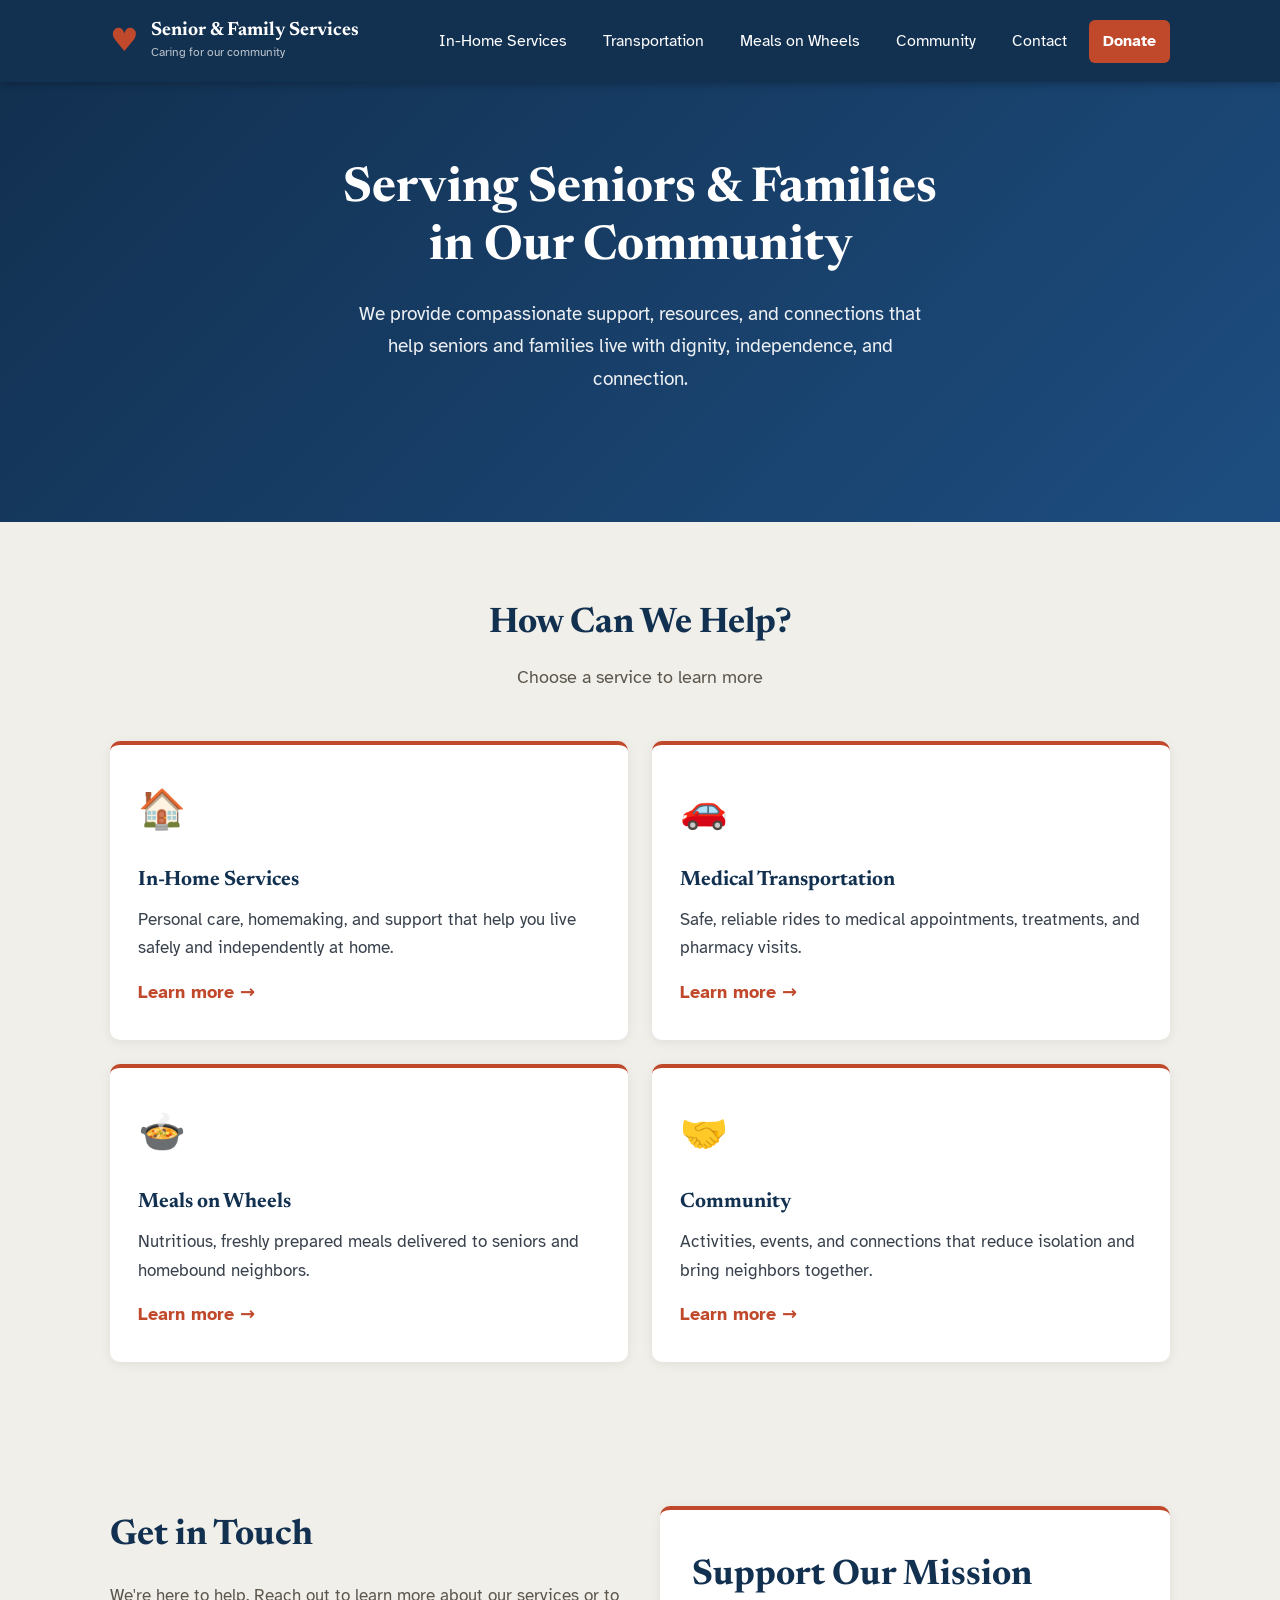
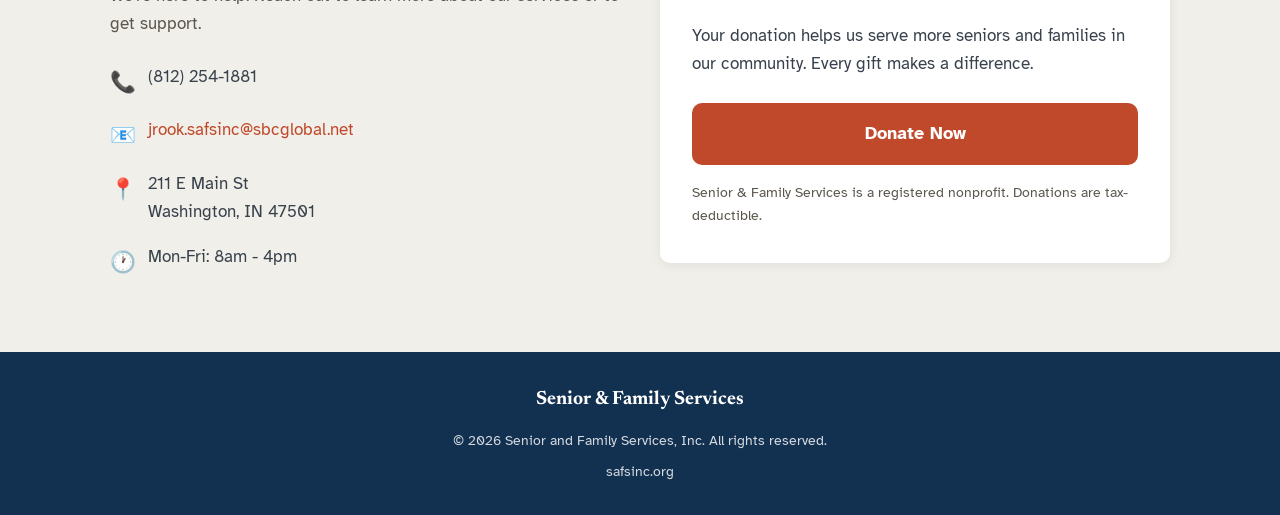
<file: index.html>
<!DOCTYPE html>
<html lang="en">
<head>
  <meta charset="UTF-8">
  <meta name="viewport" content="width=device-width, initial-scale=1.0">
  <title>Senior and Family Services</title>
  <link rel="preconnect" href="https://fonts.googleapis.com">
  <link rel="preconnect" href="https://fonts.gstatic.com" crossorigin>
  <link href="https://fonts.googleapis.com/css2?family=Atkinson+Hyperlegible:ital,wght@0,400;0,700;1,400&family=Newsreader:opsz,wght@6..72,500;6..72,600;6..72,700&display=swap" rel="stylesheet">
  <link rel="stylesheet" href="styles.css">
</head>
<body>

  <div id="banner" class="banner hidden" role="alert" aria-live="polite">
    <span id="banner-text"></span>
    <button class="banner-close" onclick="document.getElementById('banner').classList.add('hidden')" aria-label="Close announcement">&times;</button>
  </div>

  <header class="site-header">
    <div class="container header-inner">
      <a class="logo" href="index.html">
        <span class="logo-icon">&#9829;</span>
        <div>
          <div class="logo-name">Senior &amp; Family Services</div>
          <div class="logo-tagline">Caring for our community</div>
        </div>
      </a>
      <nav class="nav" aria-label="Main navigation">
        <a href="in-home-services.html">In-Home Services</a>
        <a href="medical-transportation.html">Transportation</a>
        <a href="meals.html">Meals on Wheels</a>
        <a href="community.html">Community</a>
        <a href="#contact">Contact</a>
        <a href="#donate" class="nav-donate">Donate</a>
      </nav>
      <button class="nav-toggle" onclick="toggleMenu()" aria-label="Open menu">&#9776;</button>
    </div>
    <nav class="nav-mobile hidden" id="mobile-menu">
      <a href="in-home-services.html">In-Home Services</a>
      <a href="medical-transportation.html">Transportation</a>
      <a href="meals.html">Meals on Wheels</a>
      <a href="community.html">Community</a>
      <a href="#contact" onclick="toggleMenu()">Contact</a>
      <a href="#donate" onclick="toggleMenu()">Donate</a>
    </nav>
  </header>

  <section class="hero">
    <div class="container hero-inner">
      <h1>Serving Seniors &amp; Families<br>in Our Community</h1>
      <p>We provide compassionate support, resources, and connections that help seniors and families live with dignity, independence, and connection.</p>
    </div>
  </section>

  <section id="services" class="services section">
    <div class="container">
      <h2 class="section-title">How Can We Help?</h2>
      <p class="section-sub">Choose a service to learn more</p>
      <div class="landing-grid">
        <a class="service-link-card" href="in-home-services.html">
          <div class="service-icon">&#127968;</div>
          <h3>In-Home Services</h3>
          <p>Personal care, homemaking, and support that help you live safely and independently at home.</p>
          <span class="card-link">Learn more &rarr;</span>
        </a>
        <a class="service-link-card" href="medical-transportation.html">
          <div class="service-icon">&#128663;</div>
          <h3>Medical Transportation</h3>
          <p>Safe, reliable rides to medical appointments, treatments, and pharmacy visits.</p>
          <span class="card-link">Learn more &rarr;</span>
        </a>
        <a class="service-link-card" href="meals.html">
          <div class="service-icon">&#127858;</div>
          <h3>Meals on Wheels</h3>
          <p>Nutritious, freshly prepared meals delivered to seniors and homebound neighbors.</p>
          <span class="card-link">Learn more &rarr;</span>
        </a>
        <a class="service-link-card" href="community.html">
          <div class="service-icon">&#129309;</div>
          <h3>Community</h3>
          <p>Activities, events, and connections that reduce isolation and bring neighbors together.</p>
          <span class="card-link">Learn more &rarr;</span>
        </a>
      </div>
    </div>
  </section>

  <section id="contact" class="contact-section section">
    <div class="container contact-grid">
      <div class="contact-info">
        <h2>Get in Touch</h2>
        <p>We're here to help. Reach out to learn more about our services or to get support.</p>
        <ul class="contact-list">
          <li><span class="contact-icon">&#128222;</span> <span>(812) 254-1881</span></li>
          <li><span class="contact-icon">&#128231;</span> <span><a href="mailto:jrook.safsinc@sbcglobal.net">jrook.safsinc@sbcglobal.net</a></span></li>
          <li><span class="contact-icon">&#128205;</span> <span>211 E Main St<br>Washington, IN 47501</span></li>
          <li><span class="contact-icon">&#128336;</span> <span>Mon-Fri: 8am - 4pm</span></li>
        </ul>
      </div>
      <div id="donate" class="donate-box">
        <h2>Support Our Mission</h2>
        <p>Your donation helps us serve more seniors and families in our community. Every gift makes a difference.</p>
        <a href="#" class="btn btn-donate">Donate Now</a>
        <p class="donate-note">Senior &amp; Family Services is a registered nonprofit. Donations are tax-deductible.</p>
      </div>
    </div>
  </section>

  <footer class="site-footer">
    <div class="container footer-inner">
      <div class="footer-logo">Senior &amp; Family Services</div>
      <p class="footer-copy">&copy; <span id="year"></span> Senior and Family Services, Inc. All rights reserved.</p>
      <p class="footer-copy">safsinc.org</p>
    </div>
  </footer>

  <script src="app.js"></script>
</body>
</html>
</file>
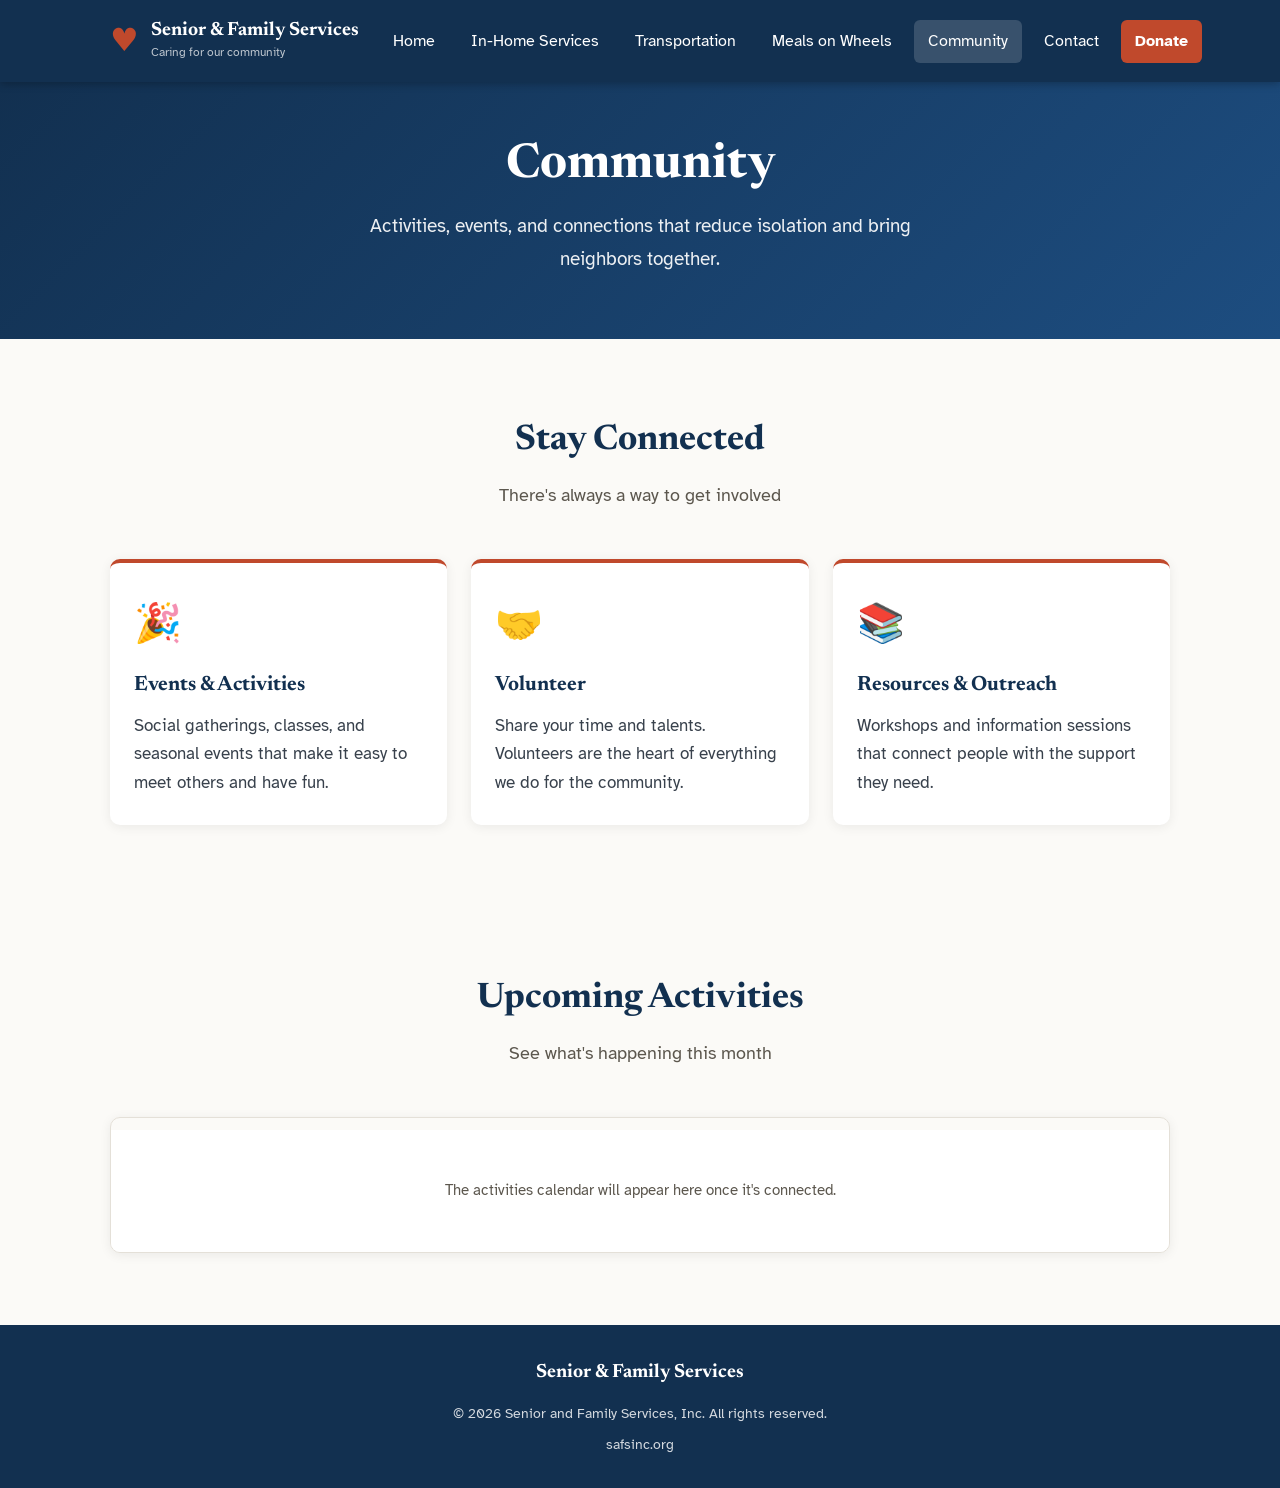
<file: community.html>
<!DOCTYPE html>
<html lang="en">
<head>
  <meta charset="UTF-8">
  <meta name="viewport" content="width=device-width, initial-scale=1.0">
  <title>Community | Senior and Family Services</title>
  <link rel="preconnect" href="https://fonts.googleapis.com">
  <link rel="preconnect" href="https://fonts.gstatic.com" crossorigin>
  <link href="https://fonts.googleapis.com/css2?family=Atkinson+Hyperlegible:ital,wght@0,400;0,700;1,400&family=Newsreader:opsz,wght@6..72,500;6..72,600;6..72,700&display=swap" rel="stylesheet">
  <link rel="stylesheet" href="styles.css">
</head>
<body>

  <div id="banner" class="banner hidden" role="alert" aria-live="polite">
    <span id="banner-text"></span>
    <button class="banner-close" onclick="document.getElementById('banner').classList.add('hidden')" aria-label="Close announcement">&times;</button>
  </div>

  <header class="site-header">
    <div class="container header-inner">
      <a class="logo" href="index.html">
        <span class="logo-icon">&#9829;</span>
        <div>
          <div class="logo-name">Senior &amp; Family Services</div>
          <div class="logo-tagline">Caring for our community</div>
        </div>
      </a>
      <nav class="nav" aria-label="Main navigation">
        <a href="index.html">Home</a>
        <a href="in-home-services.html">In-Home Services</a>
        <a href="medical-transportation.html">Transportation</a>
        <a href="meals.html">Meals on Wheels</a>
        <a href="community.html" class="nav-current">Community</a>
        <a href="index.html#contact">Contact</a>
        <a href="index.html#donate" class="nav-donate">Donate</a>
      </nav>
      <button class="nav-toggle" onclick="toggleMenu()" aria-label="Open menu">&#9776;</button>
    </div>
    <nav class="nav-mobile hidden" id="mobile-menu">
      <a href="index.html">Home</a>
      <a href="in-home-services.html">In-Home Services</a>
      <a href="medical-transportation.html">Transportation</a>
      <a href="meals.html">Meals on Wheels</a>
      <a href="community.html">Community</a>
      <a href="index.html#contact">Contact</a>
      <a href="index.html#donate">Donate</a>
    </nav>
  </header>

  <section class="hero hero-sub">
    <div class="container hero-inner">
      <h1>Community</h1>
      <p>Activities, events, and connections that reduce isolation and bring neighbors together.</p>
    </div>
  </section>

  <section class="section">
    <div class="container">
      <h2 class="section-title">Stay Connected</h2>
      <p class="section-sub">There's always a way to get involved</p>
      <div class="meals-info">
        <div class="meals-card">
          <div class="service-icon">&#127881;</div>
          <h3>Events &amp; Activities</h3>
          <p>Social gatherings, classes, and seasonal events that make it easy to meet others and have fun.</p>
        </div>
        <div class="meals-card">
          <div class="service-icon">&#129309;</div>
          <h3>Volunteer</h3>
          <p>Share your time and talents. Volunteers are the heart of everything we do for the community.</p>
        </div>
        <div class="meals-card">
          <div class="service-icon">&#128218;</div>
          <h3>Resources &amp; Outreach</h3>
          <p>Workshops and information sessions that connect people with the support they need.</p>
        </div>
      </div>
    </div>
  </section>

  <section id="calendar" class="calendar-section section">
    <div class="container">
      <h2 class="section-title">Upcoming Activities</h2>
      <p class="section-sub">See what's happening this month</p>
      <div class="calendar-wrap" data-calendar
           data-cal-url="https://docs.google.com/spreadsheets/d/e/2PACX-1vTOvU22yMDIhE8uy3leOkEXfx4jh115HxUqFx6LqZTJZWmHrXbCkWnQsT8EYuuFm9GhJ6kUpaoKsrhe/pub?gid=1992985505&single=true&output=csv"
           data-cal-kind="activities">
        <div class="cal-title"></div>
        <div class="cal-body">
          <p class="cal-sub cal-loading">The activities calendar will appear here once it's connected.</p>
        </div>
      </div>
    </div>
  </section>

  <footer class="site-footer">
    <div class="container footer-inner">
      <div class="footer-logo">Senior &amp; Family Services</div>
      <p class="footer-copy">&copy; <span id="year"></span> Senior and Family Services, Inc. All rights reserved.</p>
      <p class="footer-copy">safsinc.org</p>
    </div>
  </footer>

  <script src="app.js"></script>
</body>
</html>
</file>
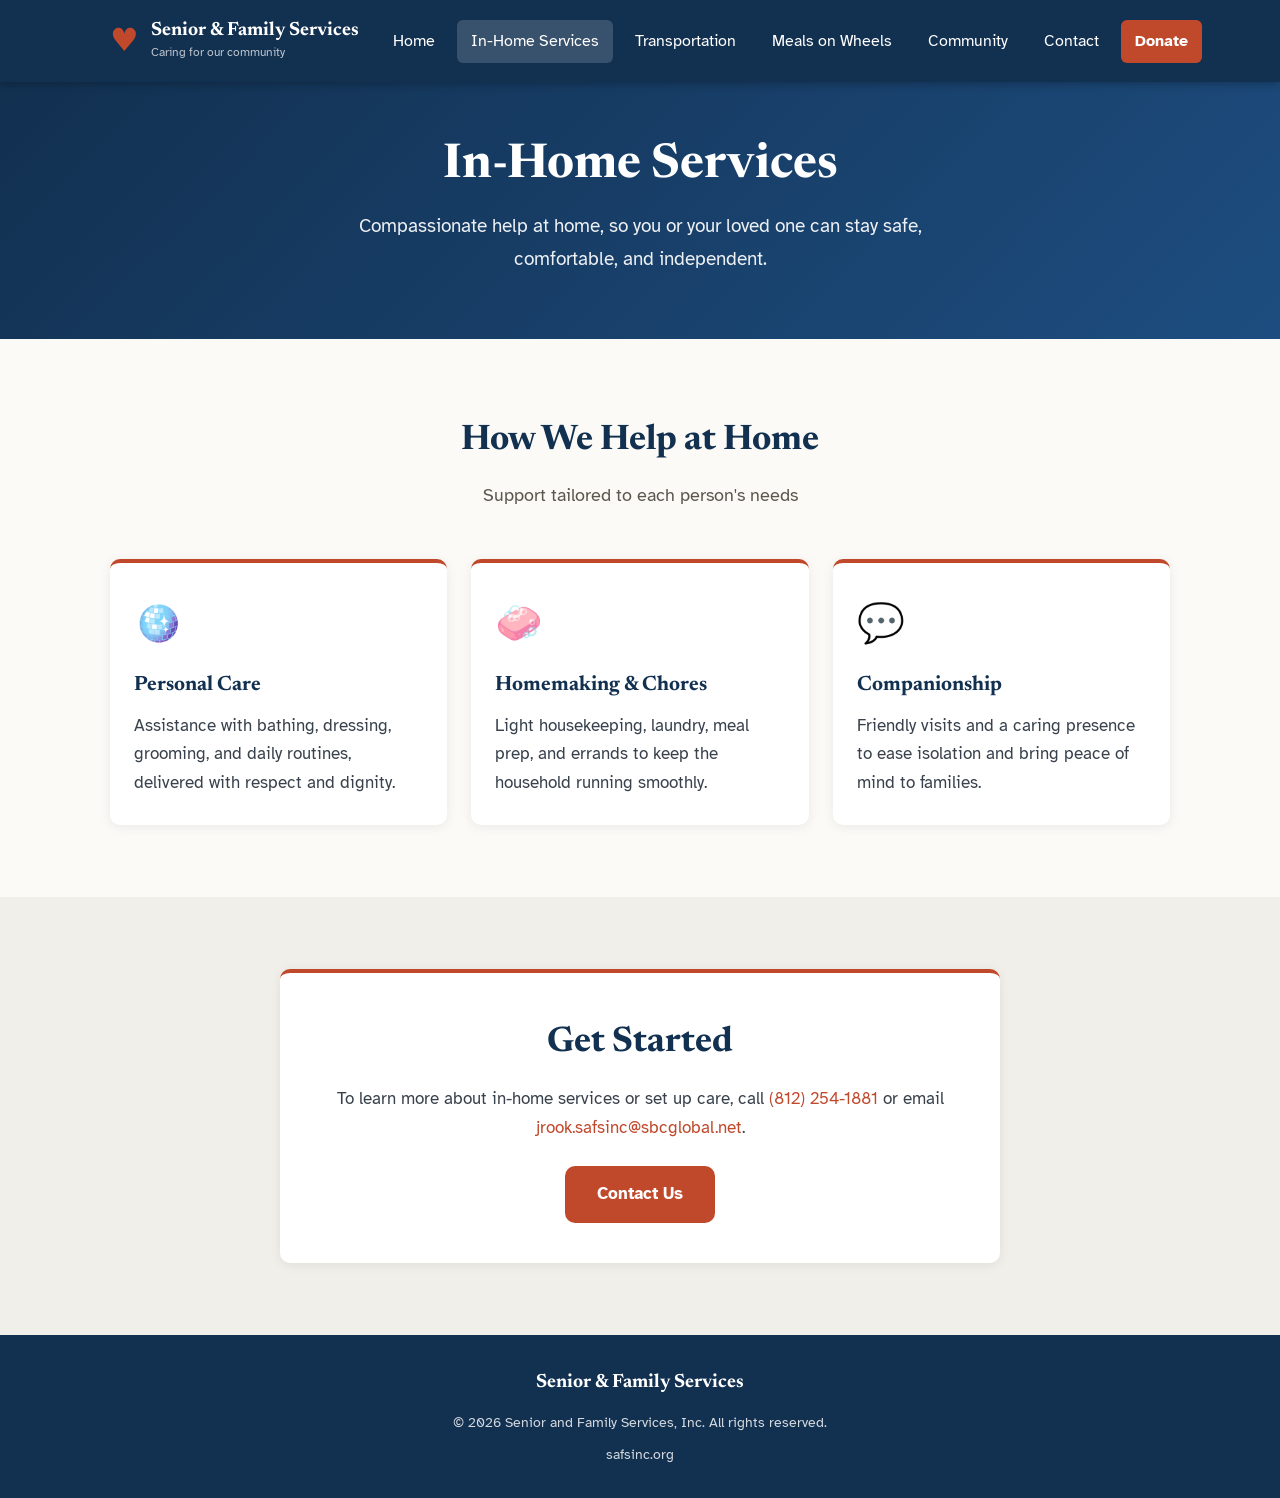
<file: in-home-services.html>
<!DOCTYPE html>
<html lang="en">
<head>
  <meta charset="UTF-8">
  <meta name="viewport" content="width=device-width, initial-scale=1.0">
  <title>In-Home Services | Senior and Family Services</title>
  <link rel="preconnect" href="https://fonts.googleapis.com">
  <link rel="preconnect" href="https://fonts.gstatic.com" crossorigin>
  <link href="https://fonts.googleapis.com/css2?family=Atkinson+Hyperlegible:ital,wght@0,400;0,700;1,400&family=Newsreader:opsz,wght@6..72,500;6..72,600;6..72,700&display=swap" rel="stylesheet">
  <link rel="stylesheet" href="styles.css">
</head>
<body>

  <div id="banner" class="banner hidden" role="alert" aria-live="polite">
    <span id="banner-text"></span>
    <button class="banner-close" onclick="document.getElementById('banner').classList.add('hidden')" aria-label="Close announcement">&times;</button>
  </div>

  <header class="site-header">
    <div class="container header-inner">
      <a class="logo" href="index.html">
        <span class="logo-icon">&#9829;</span>
        <div>
          <div class="logo-name">Senior &amp; Family Services</div>
          <div class="logo-tagline">Caring for our community</div>
        </div>
      </a>
      <nav class="nav" aria-label="Main navigation">
        <a href="index.html">Home</a>
        <a href="in-home-services.html" class="nav-current">In-Home Services</a>
        <a href="medical-transportation.html">Transportation</a>
        <a href="meals.html">Meals on Wheels</a>
        <a href="community.html">Community</a>
        <a href="index.html#contact">Contact</a>
        <a href="index.html#donate" class="nav-donate">Donate</a>
      </nav>
      <button class="nav-toggle" onclick="toggleMenu()" aria-label="Open menu">&#9776;</button>
    </div>
    <nav class="nav-mobile hidden" id="mobile-menu">
      <a href="index.html">Home</a>
      <a href="in-home-services.html">In-Home Services</a>
      <a href="medical-transportation.html">Transportation</a>
      <a href="meals.html">Meals on Wheels</a>
      <a href="community.html">Community</a>
      <a href="index.html#contact">Contact</a>
      <a href="index.html#donate">Donate</a>
    </nav>
  </header>

  <section class="hero hero-sub">
    <div class="container hero-inner">
      <h1>In-Home Services</h1>
      <p>Compassionate help at home, so you or your loved one can stay safe, comfortable, and independent.</p>
    </div>
  </section>

  <section class="section">
    <div class="container">
      <h2 class="section-title">How We Help at Home</h2>
      <p class="section-sub">Support tailored to each person's needs</p>
      <div class="meals-info">
        <div class="meals-card">
          <div class="service-icon">&#129705;</div>
          <h3>Personal Care</h3>
          <p>Assistance with bathing, dressing, grooming, and daily routines, delivered with respect and dignity.</p>
        </div>
        <div class="meals-card">
          <div class="service-icon">&#129532;</div>
          <h3>Homemaking &amp; Chores</h3>
          <p>Light housekeeping, laundry, meal prep, and errands to keep the household running smoothly.</p>
        </div>
        <div class="meals-card">
          <div class="service-icon">&#128172;</div>
          <h3>Companionship</h3>
          <p>Friendly visits and a caring presence to ease isolation and bring peace of mind to families.</p>
        </div>
      </div>
    </div>
  </section>

  <section class="contact-section section">
    <div class="container">
      <div class="cta-box">
        <h2>Get Started</h2>
        <p>To learn more about in-home services or set up care, call <a href="tel:+18122541881">(812) 254-1881</a> or email <a href="mailto:jrook.safsinc@sbcglobal.net">jrook.safsinc@sbcglobal.net</a>.</p>
        <a href="index.html#contact" class="btn btn-primary">Contact Us</a>
      </div>
    </div>
  </section>

  <footer class="site-footer">
    <div class="container footer-inner">
      <div class="footer-logo">Senior &amp; Family Services</div>
      <p class="footer-copy">&copy; <span id="year"></span> Senior and Family Services, Inc. All rights reserved.</p>
      <p class="footer-copy">safsinc.org</p>
    </div>
  </footer>

  <script src="app.js"></script>
</body>
</html>
</file>
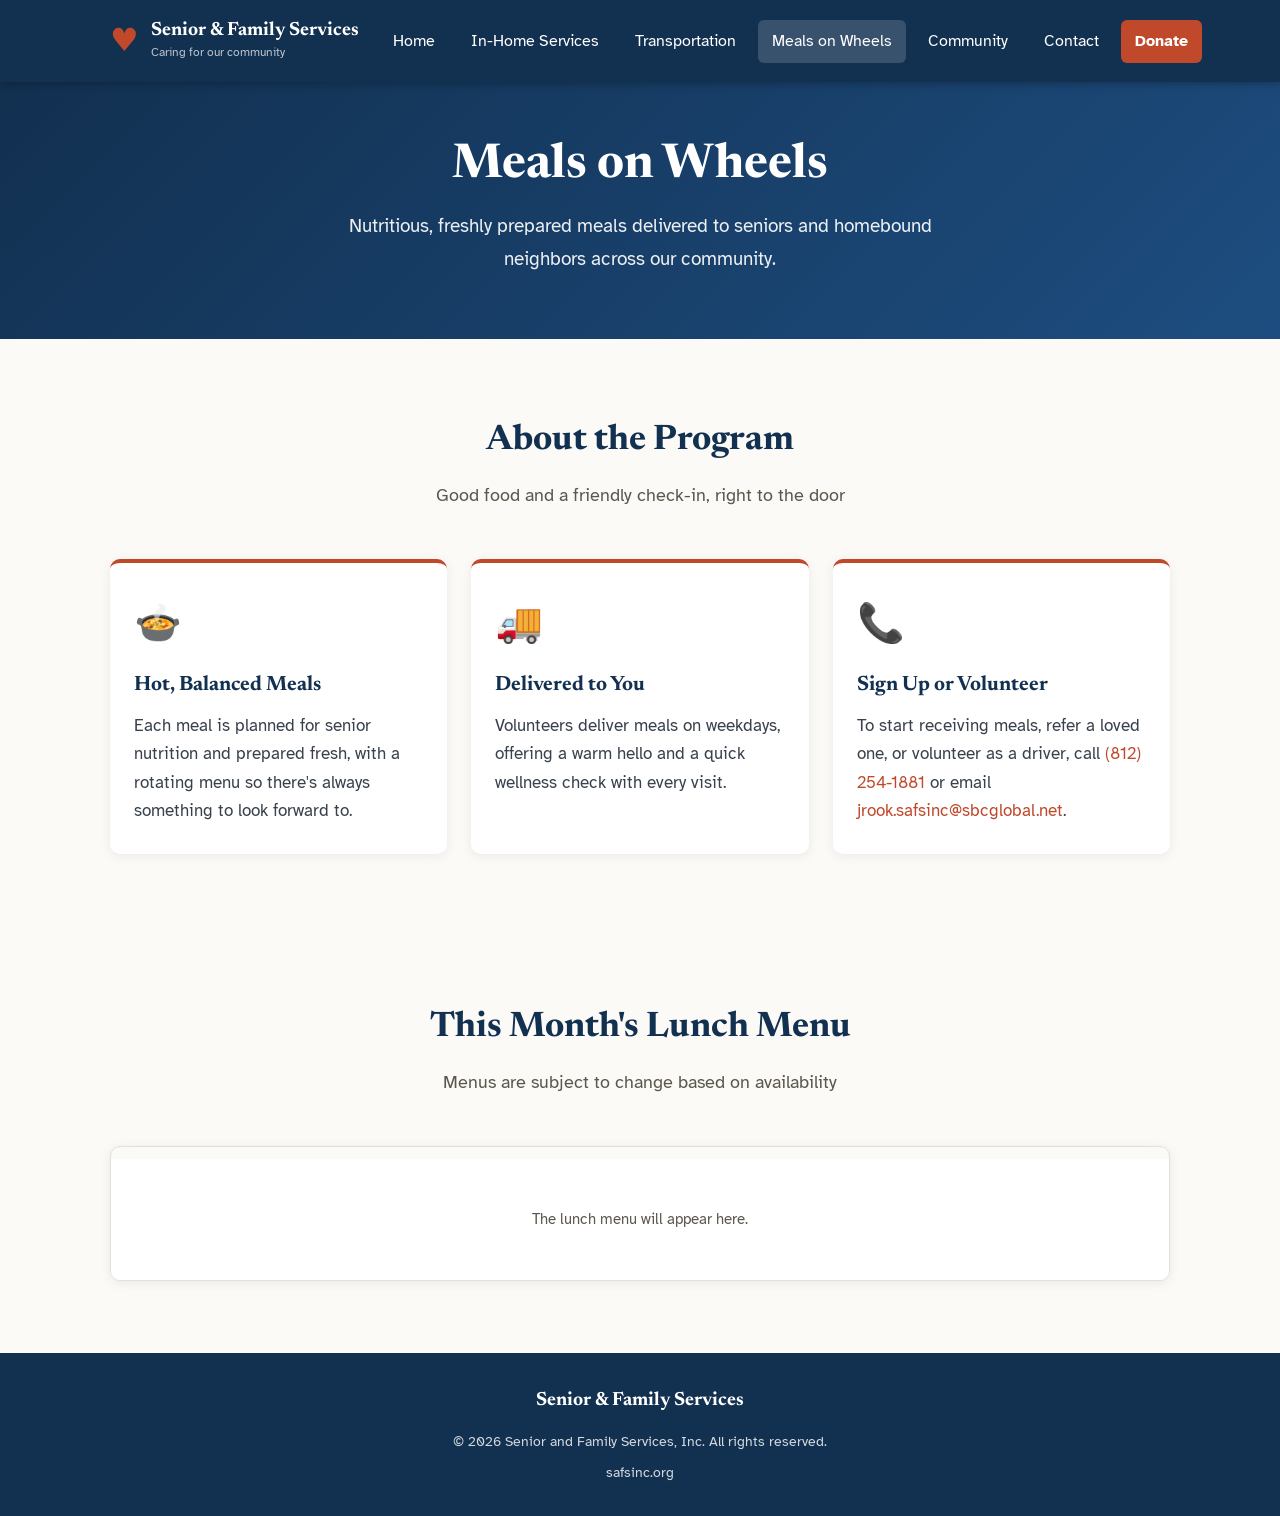
<file: meals.html>
<!DOCTYPE html>
<html lang="en">
<head>
  <meta charset="UTF-8">
  <meta name="viewport" content="width=device-width, initial-scale=1.0">
  <title>Meals on Wheels | Senior and Family Services</title>
  <link rel="preconnect" href="https://fonts.googleapis.com">
  <link rel="preconnect" href="https://fonts.gstatic.com" crossorigin>
  <link href="https://fonts.googleapis.com/css2?family=Atkinson+Hyperlegible:ital,wght@0,400;0,700;1,400&family=Newsreader:opsz,wght@6..72,500;6..72,600;6..72,700&display=swap" rel="stylesheet">
  <link rel="stylesheet" href="styles.css">
</head>
<body>

  <div id="banner" class="banner hidden" role="alert" aria-live="polite">
    <span id="banner-text"></span>
    <button class="banner-close" onclick="document.getElementById('banner').classList.add('hidden')" aria-label="Close announcement">&times;</button>
  </div>

  <header class="site-header">
    <div class="container header-inner">
      <a class="logo" href="index.html">
        <span class="logo-icon">&#9829;</span>
        <div>
          <div class="logo-name">Senior &amp; Family Services</div>
          <div class="logo-tagline">Caring for our community</div>
        </div>
      </a>
      <nav class="nav" aria-label="Main navigation">
        <a href="index.html">Home</a>
        <a href="in-home-services.html">In-Home Services</a>
        <a href="medical-transportation.html">Transportation</a>
        <a href="meals.html" class="nav-current">Meals on Wheels</a>
        <a href="community.html">Community</a>
        <a href="index.html#contact">Contact</a>
        <a href="index.html#donate" class="nav-donate">Donate</a>
      </nav>
      <button class="nav-toggle" onclick="toggleMenu()" aria-label="Open menu">&#9776;</button>
    </div>
    <nav class="nav-mobile hidden" id="mobile-menu">
      <a href="index.html">Home</a>
      <a href="in-home-services.html">In-Home Services</a>
      <a href="medical-transportation.html">Transportation</a>
      <a href="meals.html">Meals on Wheels</a>
      <a href="community.html">Community</a>
      <a href="index.html#contact">Contact</a>
      <a href="index.html#donate">Donate</a>
    </nav>
  </header>

  <section class="hero hero-sub">
    <div class="container hero-inner">
      <h1>Meals on Wheels</h1>
      <p>Nutritious, freshly prepared meals delivered to seniors and homebound neighbors across our community.</p>
    </div>
  </section>

  <section class="section">
    <div class="container">
      <h2 class="section-title">About the Program</h2>
      <p class="section-sub">Good food and a friendly check-in, right to the door</p>
      <div class="meals-info">
        <div class="meals-card">
          <div class="service-icon">&#127858;</div>
          <h3>Hot, Balanced Meals</h3>
          <p>Each meal is planned for senior nutrition and prepared fresh, with a rotating menu so there's always something to look forward to.</p>
        </div>
        <div class="meals-card">
          <div class="service-icon">&#128666;</div>
          <h3>Delivered to You</h3>
          <p>Volunteers deliver meals on weekdays, offering a warm hello and a quick wellness check with every visit.</p>
        </div>
        <div class="meals-card">
          <div class="service-icon">&#128222;</div>
          <h3>Sign Up or Volunteer</h3>
          <p>To start receiving meals, refer a loved one, or volunteer as a driver, call <a href="tel:+18122541881">(812) 254-1881</a> or email <a href="mailto:jrook.safsinc@sbcglobal.net">jrook.safsinc@sbcglobal.net</a>.</p>
        </div>
      </div>
    </div>
  </section>

  <section id="menu" class="calendar-section section">
    <div class="container">
      <h2 class="section-title">This Month's Lunch Menu</h2>
      <p class="section-sub">Menus are subject to change based on availability</p>
      <div class="calendar-wrap" data-calendar
           data-cal-url="https://docs.google.com/spreadsheets/d/e/2PACX-1vTOvU22yMDIhE8uy3leOkEXfx4jh115HxUqFx6LqZTJZWmHrXbCkWnQsT8EYuuFm9GhJ6kUpaoKsrhe/pub?gid=1308458512&single=true&output=csv"
           data-cal-kind="meals">
        <div class="cal-title"></div>
        <div class="cal-body">
          <p class="cal-sub cal-loading">The lunch menu will appear here.</p>
        </div>
      </div>
    </div>
  </section>

  <footer class="site-footer">
    <div class="container footer-inner">
      <div class="footer-logo">Senior &amp; Family Services</div>
      <p class="footer-copy">&copy; <span id="year"></span> Senior and Family Services, Inc. All rights reserved.</p>
      <p class="footer-copy">safsinc.org</p>
    </div>
  </footer>

  <script src="app.js"></script>
</body>
</html>
</file>
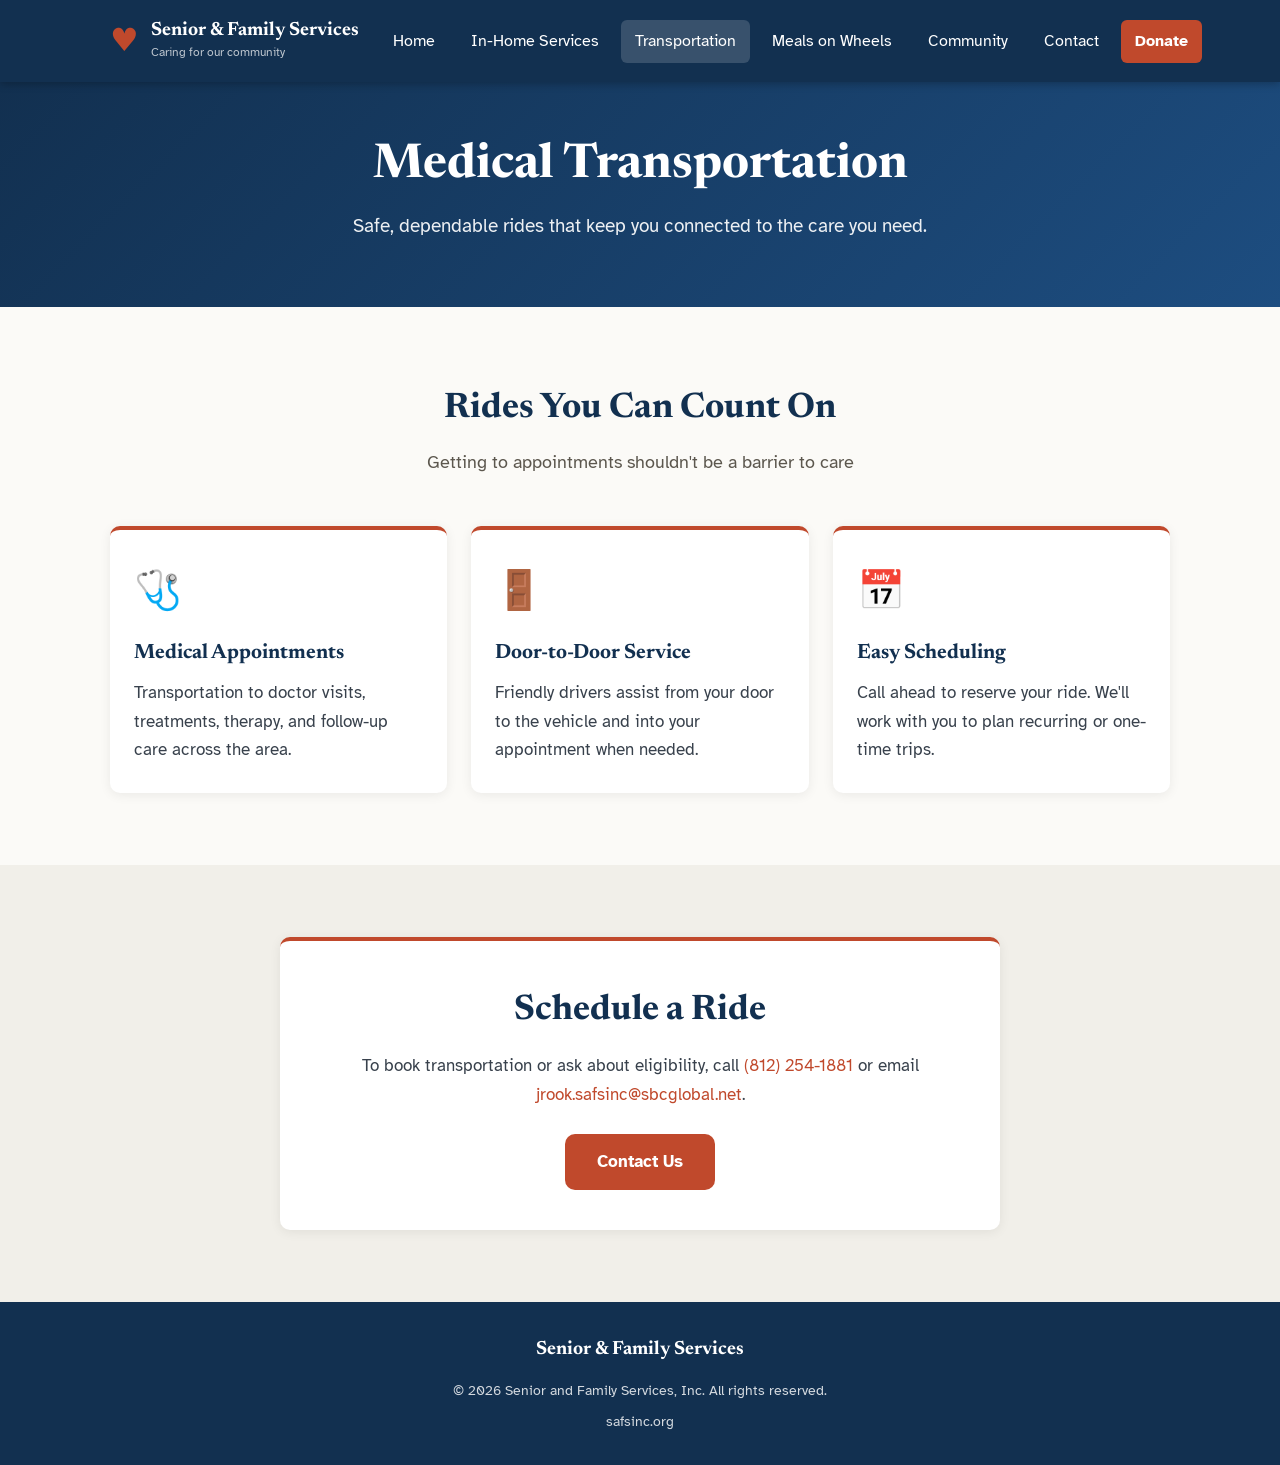
<file: medical-transportation.html>
<!DOCTYPE html>
<html lang="en">
<head>
  <meta charset="UTF-8">
  <meta name="viewport" content="width=device-width, initial-scale=1.0">
  <title>Medical Transportation | Senior and Family Services</title>
  <link rel="preconnect" href="https://fonts.googleapis.com">
  <link rel="preconnect" href="https://fonts.gstatic.com" crossorigin>
  <link href="https://fonts.googleapis.com/css2?family=Atkinson+Hyperlegible:ital,wght@0,400;0,700;1,400&family=Newsreader:opsz,wght@6..72,500;6..72,600;6..72,700&display=swap" rel="stylesheet">
  <link rel="stylesheet" href="styles.css">
</head>
<body>

  <div id="banner" class="banner hidden" role="alert" aria-live="polite">
    <span id="banner-text"></span>
    <button class="banner-close" onclick="document.getElementById('banner').classList.add('hidden')" aria-label="Close announcement">&times;</button>
  </div>

  <header class="site-header">
    <div class="container header-inner">
      <a class="logo" href="index.html">
        <span class="logo-icon">&#9829;</span>
        <div>
          <div class="logo-name">Senior &amp; Family Services</div>
          <div class="logo-tagline">Caring for our community</div>
        </div>
      </a>
      <nav class="nav" aria-label="Main navigation">
        <a href="index.html">Home</a>
        <a href="in-home-services.html">In-Home Services</a>
        <a href="medical-transportation.html" class="nav-current">Transportation</a>
        <a href="meals.html">Meals on Wheels</a>
        <a href="community.html">Community</a>
        <a href="index.html#contact">Contact</a>
        <a href="index.html#donate" class="nav-donate">Donate</a>
      </nav>
      <button class="nav-toggle" onclick="toggleMenu()" aria-label="Open menu">&#9776;</button>
    </div>
    <nav class="nav-mobile hidden" id="mobile-menu">
      <a href="index.html">Home</a>
      <a href="in-home-services.html">In-Home Services</a>
      <a href="medical-transportation.html">Transportation</a>
      <a href="meals.html">Meals on Wheels</a>
      <a href="community.html">Community</a>
      <a href="index.html#contact">Contact</a>
      <a href="index.html#donate">Donate</a>
    </nav>
  </header>

  <section class="hero hero-sub">
    <div class="container hero-inner">
      <h1>Medical Transportation</h1>
      <p>Safe, dependable rides that keep you connected to the care you need.</p>
    </div>
  </section>

  <section class="section">
    <div class="container">
      <h2 class="section-title">Rides You Can Count On</h2>
      <p class="section-sub">Getting to appointments shouldn't be a barrier to care</p>
      <div class="meals-info">
        <div class="meals-card">
          <div class="service-icon">&#129658;</div>
          <h3>Medical Appointments</h3>
          <p>Transportation to doctor visits, treatments, therapy, and follow-up care across the area.</p>
        </div>
        <div class="meals-card">
          <div class="service-icon">&#128682;</div>
          <h3>Door-to-Door Service</h3>
          <p>Friendly drivers assist from your door to the vehicle and into your appointment when needed.</p>
        </div>
        <div class="meals-card">
          <div class="service-icon">&#128197;</div>
          <h3>Easy Scheduling</h3>
          <p>Call ahead to reserve your ride. We'll work with you to plan recurring or one-time trips.</p>
        </div>
      </div>
    </div>
  </section>

  <section class="contact-section section">
    <div class="container">
      <div class="cta-box">
        <h2>Schedule a Ride</h2>
        <p>To book transportation or ask about eligibility, call <a href="tel:+18122541881">(812) 254-1881</a> or email <a href="mailto:jrook.safsinc@sbcglobal.net">jrook.safsinc@sbcglobal.net</a>.</p>
        <a href="index.html#contact" class="btn btn-primary">Contact Us</a>
      </div>
    </div>
  </section>

  <footer class="site-footer">
    <div class="container footer-inner">
      <div class="footer-logo">Senior &amp; Family Services</div>
      <p class="footer-copy">&copy; <span id="year"></span> Senior and Family Services, Inc. All rights reserved.</p>
      <p class="footer-copy">safsinc.org</p>
    </div>
  </footer>

  <script src="app.js"></script>
</body>
</html>
</file>
<file: styles.css>
*, *::before, *::after { box-sizing: border-box; margin: 0; padding: 0; }

:root {
  --navy:     #123050;  /* primary dark */
  --navy-dk:  #0d2440;  /* deepest */
  --blue:     #1d4d80;  /* secondary */
  --blue-lt:  #e9f1fa;
  --coral:    #c0492c;  /* accent / actions */
  --coral-dk: #a23c22;  /* accent hover */
  --white:    #fbfaf7;  /* warm page white */
  --panel:    #f1efe9;  /* warm section panel */
  --gray:     #5c574e;  /* muted text */
  --text:     #1c2733;  /* body text */
  --body-2:   #38414c;  /* secondary body */
  --line:     #e4e0d8;
  --radius:   10px;
  --shadow:   0 2px 12px rgba(0,0,0,.07);
  --max:      1100px;
  --serif:    'Newsreader', Georgia, 'Times New Roman', serif;
  --sans:     'Atkinson Hyperlegible', system-ui, -apple-system, sans-serif;
}

html { scroll-behavior: smooth; }

body {
  font-family: var(--sans);
  font-size: 18px;
  line-height: 1.7;
  color: var(--text);
  background: var(--white);
}

p, li { font-size: 1.05rem; }
h1, h2, h3 { font-family: var(--serif); font-weight: 700; }
h1 { font-size: clamp(2.1rem, 5vw, 3rem); }
h2 { font-size: clamp(1.7rem, 3vw, 2.2rem); }
h3 { font-size: 1.3rem; }

a { color: var(--coral); text-decoration: none; }
a:hover { text-decoration: underline; }
a:focus-visible { outline: 3px solid var(--coral); outline-offset: 3px; }

img { max-width: 100%; }

.container { max-width: var(--max); margin: 0 auto; padding: 0 20px; }
.section { padding: 72px 0; }
.section-title { text-align: center; color: var(--navy); margin-bottom: 10px; }
.section-sub { text-align: center; color: var(--gray); margin-bottom: 48px; font-size: 1.1rem; font-family: var(--sans); }
.hidden { display: none !important; }

.banner {
  background: var(--coral);
  color: #fff;
  padding: 14px 20px;
  text-align: center;
  font-size: 1.05rem;
  font-weight: 700;
  position: relative;
  display: flex;
  align-items: center;
  justify-content: center;
  gap: 12px;
}

.banner-close {
  background: none;
  border: none;
  font-size: 1.4rem;
  cursor: pointer;
  color: #fff;
  position: absolute;
  right: 16px;
  top: 50%;
  transform: translateY(-50%);
}

.site-header {
  background: var(--navy);
  color: white;
  position: sticky;
  top: 0;
  z-index: 100;
  box-shadow: 0 2px 8px rgba(0,0,0,.25);
}

.header-inner {
  display: flex;
  align-items: center;
  justify-content: space-between;
  padding-top: 14px;
  padding-bottom: 14px;
  gap: 20px;
}

.logo { display: flex; align-items: center; gap: 12px; flex-shrink: 0; }
.logo-icon { font-size: 2rem; color: var(--coral); }
.logo-name { font-family: var(--serif); font-size: 1.2rem; font-weight: 700; color: white; line-height: 1.2; }
.logo-tagline { font-size: 0.78rem; color: rgba(255,255,255,.72); font-family: var(--sans); }

.nav { display: flex; align-items: center; gap: 8px; }

.nav a {
  color: white;
  font-family: var(--sans);
  font-size: 1rem;
  padding: 8px 14px;
  border-radius: 6px;
  transition: background .15s;
  white-space: nowrap;
}

.nav a:hover { background: rgba(255,255,255,.12); text-decoration: none; }
.nav-donate { background: var(--coral) !important; color: #fff !important; font-weight: 700; }
.nav-donate:hover { background: var(--coral-dk) !important; }

.nav-toggle {
  display: none;
  background: none;
  border: 2px solid rgba(255,255,255,.5);
  color: white;
  font-size: 1.4rem;
  padding: 6px 10px;
  border-radius: 6px;
  cursor: pointer;
}

.nav-mobile {
  background: var(--navy);
  border-top: 1px solid rgba(255,255,255,.15);
  padding: 10px 20px 16px;
  display: flex;
  flex-direction: column;
  gap: 4px;
}

.nav-mobile a {
  color: white;
  font-family: var(--sans);
  font-size: 1.1rem;
  padding: 10px 14px;
  border-radius: 6px;
  display: block;
}

.nav-mobile a:hover { background: rgba(255,255,255,.1); text-decoration: none; }

.hero {
  background: linear-gradient(135deg, var(--navy) 0%, var(--blue) 100%);
  color: white;
  padding: 80px 0 90px;
  text-align: center;
}

.hero h1 { color: white; line-height: 1.2; margin-bottom: 20px; }
.hero p { font-size: 1.2rem; color: rgba(255,255,255,.92); max-width: 600px; margin: 0 auto 36px; }
.hero-buttons { display: flex; gap: 16px; justify-content: center; flex-wrap: wrap; }

.hero-sub { padding: 56px 0 64px; }
.hero-sub h1 { margin-bottom: 14px; }
.hero-sub p { margin-bottom: 0; }

.logo, .logo:hover { text-decoration: none; }
.nav-current { background: rgba(255,255,255,.16); }

.btn {
  display: inline-block;
  padding: 14px 32px;
  border-radius: var(--radius);
  font-family: var(--sans);
  font-size: 1.05rem;
  font-weight: 700;
  cursor: pointer;
  transition: all .15s;
  text-decoration: none;
  border: none;
}

.btn-primary { background: var(--coral); color: #fff; }
.btn-primary:hover { background: var(--coral-dk); text-decoration: none; }
.btn-outline { background: transparent; color: white; border: 2px solid rgba(255,255,255,.75); }
.btn-outline:hover { background: rgba(255,255,255,.12); text-decoration: none; }
.btn-donate { background: var(--coral); color: #fff; font-size: 1.1rem; padding: 16px 40px; display: block; text-align: center; margin: 24px 0 16px; }
.btn-donate:hover { background: var(--coral-dk); text-decoration: none; }

.services { background: var(--panel); }

.services-grid {
  display: grid;
  grid-template-columns: repeat(auto-fill, minmax(300px, 1fr));
  gap: 24px;
}

.service-card {
  background: white;
  border-radius: var(--radius);
  padding: 28px 24px;
  box-shadow: var(--shadow);
  border-top: 4px solid var(--coral);
  transition: transform .15s, box-shadow .15s;
}

.service-card:hover { transform: translateY(-4px); box-shadow: 0 8px 24px rgba(0,0,0,.12); }
.service-icon { font-size: 2.4rem; margin-bottom: 12px; }
.service-card h3 { color: var(--navy); margin-bottom: 8px; }

.meals-info {
  display: grid;
  grid-template-columns: repeat(auto-fit, minmax(280px, 1fr));
  gap: 24px;
}
.meals-card {
  background: white;
  border-radius: var(--radius);
  padding: 28px 24px;
  box-shadow: var(--shadow);
  border-top: 4px solid var(--coral);
}
.meals-card h3 { color: var(--navy); margin: 8px 0; }
.meals-card p { color: var(--body-2); }

/* Landing page service cards (clickable) */
.landing-grid {
  display: grid;
  grid-template-columns: repeat(2, 1fr);
  gap: 24px;
}
.service-link-card {
  display: flex;
  flex-direction: column;
  background: white;
  border-radius: var(--radius);
  padding: 32px 28px;
  box-shadow: var(--shadow);
  border-top: 4px solid var(--coral);
  color: var(--text);
  text-decoration: none;
  transition: transform .15s, box-shadow .15s;
}
.service-link-card:hover {
  transform: translateY(-4px);
  box-shadow: 0 8px 24px rgba(0,0,0,.12);
  text-decoration: none;
}
.service-link-card h3 { color: var(--navy); margin: 8px 0; }
.service-link-card p { color: var(--body-2); flex-grow: 1; }
.card-link { color: var(--coral); font-weight: 700; margin-top: 14px; }

/* Call-to-action box on service pages */
.cta-box {
  background: white;
  border-radius: var(--radius);
  box-shadow: var(--shadow);
  border-top: 4px solid var(--coral);
  padding: 40px 32px;
  max-width: 720px;
  margin: 0 auto;
  text-align: center;
}
.cta-box h2 { color: var(--navy); margin-bottom: 12px; }
.cta-box p { color: var(--body-2); margin-bottom: 24px; }
.cta-box .btn-primary { display: inline-block; }

.calendar-section { background: var(--white); }

.calendar-wrap {
  border-radius: var(--radius);
  overflow: hidden;
  box-shadow: var(--shadow);
  border: 1px solid var(--line);
}

.calendar-placeholder {
  background: #f7e3dd;
  border: 1px solid #ecc9c0;
  padding: 60px 20px;
  text-align: center;
  font-size: 1.2rem;
  color: var(--navy);
}

.cal-sub { margin-top: 12px; font-size: 0.95rem; color: var(--gray); }
.calendar-wrap iframe { display: block; width: 100%; border: none; }

/* Sheet-driven month calendar */
.cal-title {
  text-align: center;
  font-family: var(--serif);
  font-size: 1.4rem;
  font-weight: 700;
  color: var(--navy);
  background: var(--blue-lt);
  padding: 16px;
}
.cal-title:empty { display: none; }
.cal-body { background: #fff; }
.cal-loading { text-align: center; padding: 48px 20px; }

.cal-grid {
  display: grid;
  grid-template-columns: repeat(7, 1fr);
  gap: 1px;
  background: var(--line);
}
.cal-dow {
  background: var(--navy);
  color: #fff;
  text-align: center;
  font-weight: 700;
  font-family: var(--sans);
  font-size: 0.9rem;
  padding: 8px 4px;
}
.cal-cell {
  background: #fff;
  min-height: 112px;
  padding: 6px;
  font-size: 0.8rem;
  overflow: hidden;
}
.cal-empty { background: var(--panel); }
.cal-today { background: #fff7f4; outline: 2px solid var(--coral); outline-offset: -2px; }
.cal-daynum { font-weight: 700; color: var(--navy); font-family: var(--sans); margin-bottom: 4px; }
.cal-item { display: flex; gap: 4px; align-items: flex-start; margin-bottom: 4px; line-height: 1.3; }
.cal-tag { flex-shrink: 0; }
.cal-meal { color: var(--body-2); }
.cal-event { color: var(--coral-dk); font-weight: 700; }

@media (max-width: 700px) {
  .cal-dow { font-size: 0.7rem; padding: 6px 1px; }
  .cal-cell { min-height: 78px; font-size: 0.68rem; padding: 3px; }
  .cal-daynum { margin-bottom: 2px; }
}

.contact-section { background: var(--panel); }

.contact-grid {
  display: grid;
  grid-template-columns: 1fr 1fr;
  gap: 40px;
  align-items: start;
}

.contact-info h2, .donate-box h2 { color: var(--navy); margin-bottom: 16px; }
.contact-info p { margin-bottom: 24px; color: var(--gray); }
.contact-list { list-style: none; display: flex; flex-direction: column; gap: 16px; }
.contact-list li { display: flex; align-items: flex-start; gap: 12px; font-size: 1.05rem; color: var(--body-2); }
.contact-icon { font-size: 1.3rem; flex-shrink: 0; margin-top: 2px; }

.donate-box {
  background: white;
  border-radius: var(--radius);
  padding: 36px 32px;
  box-shadow: var(--shadow);
  border-top: 4px solid var(--coral);
}

.donate-box p { color: var(--body-2); }
.donate-note { font-size: 0.85rem !important; color: var(--gray) !important; font-family: var(--sans); margin-top: 0; }

.site-footer { background: var(--navy); color: rgba(255,255,255,.82); padding: 32px 0; }
.footer-inner { text-align: center; display: flex; flex-direction: column; gap: 8px; }
.footer-logo { font-family: var(--serif); font-size: 1.2rem; font-weight: 700; color: white; margin-bottom: 4px; }
.footer-copy { font-size: 0.85rem; font-family: var(--sans); }

@media (max-width: 980px) {
  .nav { display: none; }
  .nav-toggle { display: block; }
}

@media (max-width: 768px) {
  .contact-grid { grid-template-columns: 1fr; }
  .hero { padding: 60px 0; }
  .section { padding: 52px 0; }
}

@media (max-width: 700px) {
  .landing-grid { grid-template-columns: 1fr; }
}

@media (max-width: 480px) {
  body { font-size: 17px; }
  .hero h1 { font-size: 1.9rem; }
  .services-grid { grid-template-columns: 1fr; }
}
</file>
